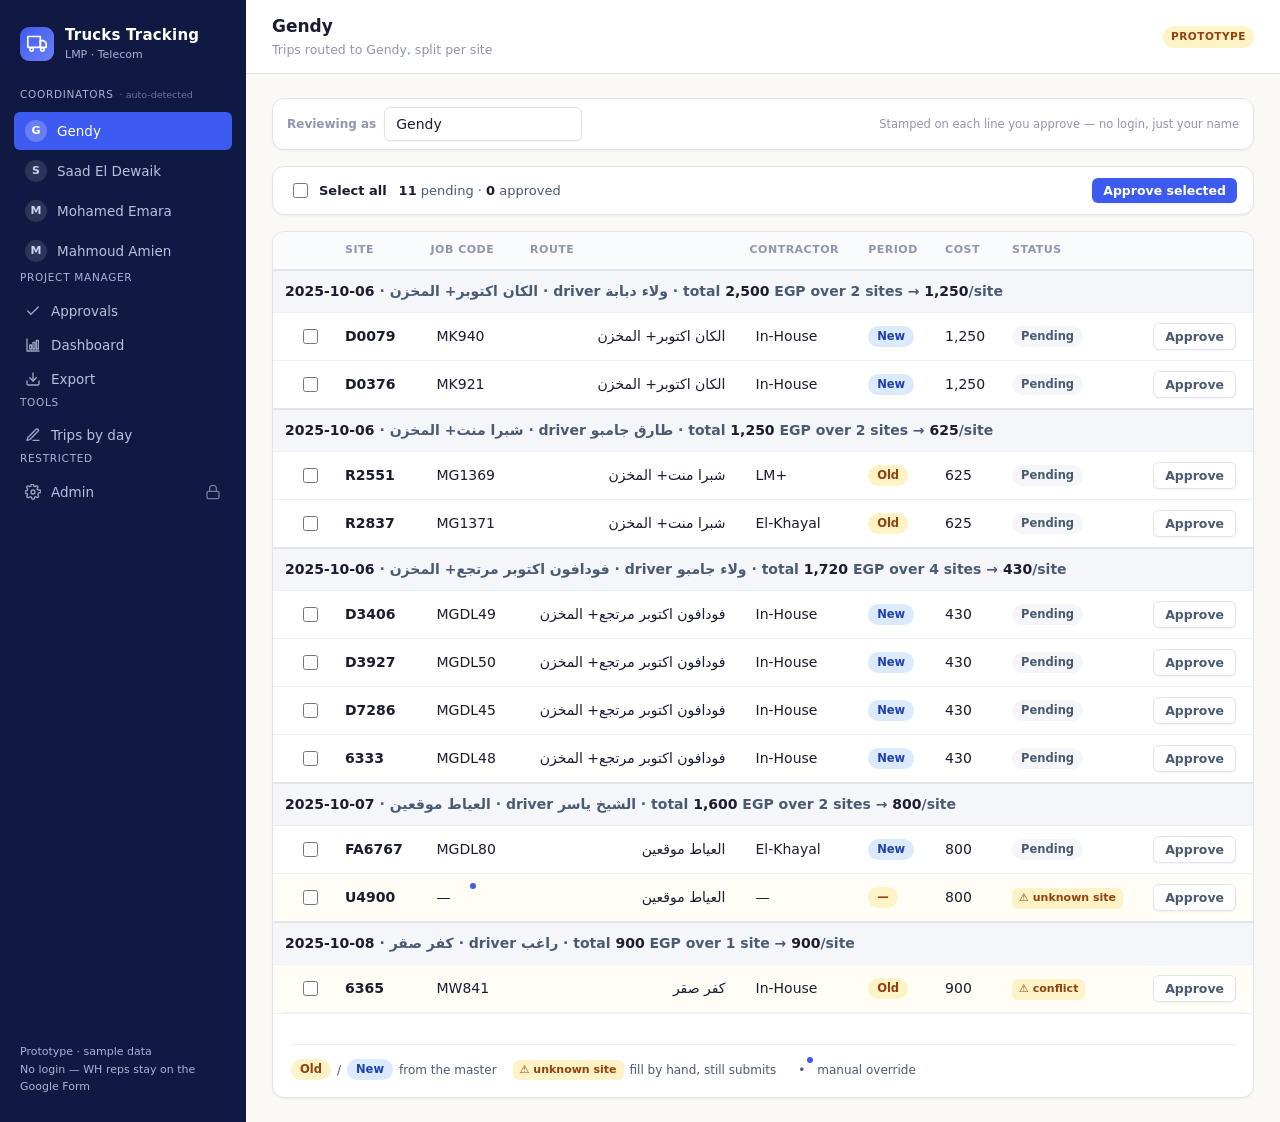
<file: design/Trucks_Tracking_Prototype.html>
<!DOCTYPE html>
<html lang="en">
<head>
<meta charset="UTF-8">
<meta name="viewport" content="width=device-width, initial-scale=1.0">
<title>Trucks Tracking — Prototype</title>
<style>
  :root{
    --navy:#0f1942; --navy-2:#1a1d2e; --navy-3:#232c63;
    --primary:#3d5af1; --primary-hover:#2d47d4; --primary-light:#dbeafe; --primary-subtle:#eef0f6;
    --bg:#faf9f5; --surface:#ffffff; --surface-2:#fafbfd; --surface-3:#f5f6fa;
    --text:#1a1d2e; --text-2:#4a5a72; --muted:#9095b0; --subtle:#aab2d8; --inverse:#fff;
    --border:#e2e4ed; --border-2:#eef0f6;
    --success:#15803d; --success-bg:#dcfce7;
    --info:#1e40af; --info-bg:#dbeafe;
    --warning:#b45309; --warning-bg:#fef3c7; --warning-strong:#92400e;
    --danger:#991b1b; --danger-bg:#fee2e2;
    --old-bg:#fef3c7; --old-fg:#92400e; --new-bg:#dbeafe; --new-fg:#1e40af;
    --sh-sm:0 1px 2px rgba(16,24,64,.05); --sh-md:0 1px 4px rgba(16,24,64,.10); --sh-lg:0 8px 24px rgba(16,24,64,.14);
    --r-sm:6px; --r-md:8px; --r-lg:12px; --r-xl:14px; --r-pill:999px;
    --font:'Segoe UI',system-ui,-apple-system,'Tahoma',sans-serif;
  }
  *{box-sizing:border-box}
  html,body{margin:0;padding:0}
  body{font-family:var(--font);background:var(--bg);color:var(--text);font-size:14px;line-height:1.5}
  .num{font-variant-numeric:tabular-nums;direction:ltr;unicode-bidi:plaintext}
  button{font-family:inherit;cursor:pointer;border:none;background:none}
  input,select{font-family:inherit;font-size:14px}
  ::selection{background:var(--primary-light)}

  .app{display:grid;grid-template-columns:246px 1fr;min-height:100vh}
  .sidebar{background:var(--navy);color:var(--inverse);padding:20px 14px;display:flex;flex-direction:column;gap:20px;overflow-y:auto}
  .brand{display:flex;align-items:center;gap:11px;padding:4px 6px}
  .brand .mark{width:34px;height:34px;border-radius:9px;background:linear-gradient(135deg,var(--primary),#6b7ff5);display:grid;place-items:center;box-shadow:var(--sh-md)}
  .brand .mark svg{width:20px;height:20px}
  .brand h1{font-size:15px;margin:0;font-weight:700;letter-spacing:.2px}
  .brand span{font-size:11px;color:var(--subtle);display:block;font-weight:500}

  .nav-sec{display:flex;flex-direction:column;gap:2px}
  .nav-lbl{font-size:10.5px;text-transform:uppercase;letter-spacing:.7px;color:var(--subtle);margin:0 6px 7px;display:flex;align-items:center;gap:6px}
  .nav-lbl .hint{font-size:9.5px;text-transform:none;letter-spacing:0;color:#6b74a8;font-weight:500}
  .nav-sec button{color:#b8c0e0;text-align:left;padding:8px 11px;border-radius:var(--r-sm);font-size:13.5px;font-weight:500;display:flex;align-items:center;gap:10px;transition:background .12s,color .12s;width:100%}
  .nav-sec button:hover{background:rgba(255,255,255,.06);color:#fff}
  .nav-sec button.active{background:var(--primary);color:#fff}
  .nav-sec button svg{width:16px;height:16px;opacity:.85;flex:none}
  .nav-sec button .av{width:22px;height:22px;border-radius:50%;background:rgba(255,255,255,.12);display:grid;place-items:center;font-size:11px;font-weight:700;color:#cdd4f5;flex:none}
  .nav-sec button.active .av{background:rgba(255,255,255,.22);color:#fff}
  .nav-sec button .lock{margin-left:auto;opacity:.6}
  .sidebar .foot{margin-top:auto;font-size:11px;color:var(--subtle);padding:6px;line-height:1.6}

  .main{display:flex;flex-direction:column;min-width:0}
  .topbar{background:var(--surface);border-bottom:1px solid var(--border);padding:14px 26px;display:flex;align-items:center;gap:16px;position:sticky;top:0;z-index:20}
  .topbar h2{margin:0;font-size:17px;font-weight:700}
  .topbar .sub{color:var(--muted);font-size:12.5px;margin-top:1px}
  .topbar .spacer{flex:1}
  .content{padding:24px 26px;max-width:1180px;width:100%}

  .filters{display:flex;align-items:center;gap:10px;flex-wrap:wrap;margin-bottom:16px}
  .field{display:flex;flex-direction:column;gap:4px}
  .field label{font-size:11px;color:var(--muted);font-weight:600;letter-spacing:.2px;margin-left:2px}
  select,input[type=date],input[type=text],input[type=password],input[type=number]{padding:8px 11px;border:1px solid var(--border);border-radius:var(--r-sm);background:var(--surface);color:var(--text);box-shadow:var(--sh-sm);min-width:120px}
  select:focus,input:focus{outline:none;border-color:var(--primary);box-shadow:0 0 0 3px rgba(61,90,241,.15)}
  .btn{padding:8px 15px;border-radius:var(--r-sm);font-size:13.5px;font-weight:600;display:inline-flex;align-items:center;gap:7px;transition:background .12s,box-shadow .12s,transform .04s}
  .btn:active{transform:translateY(1px)}
  .btn-primary{background:var(--primary);color:#fff;box-shadow:var(--sh-sm)}
  .btn-primary:hover{background:var(--primary-hover)}
  .btn-ghost{background:var(--surface);color:var(--text-2);border:1px solid var(--border);box-shadow:var(--sh-sm)}
  .btn-ghost:hover{background:var(--surface-3);color:var(--text)}
  .btn-sm{padding:5px 11px;font-size:12.5px}
  .btn:disabled{opacity:.5;cursor:default}

  .badge{display:inline-flex;align-items:center;gap:5px;padding:2px 9px;border-radius:var(--r-pill);font-size:11.5px;font-weight:600;white-space:nowrap}
  .b-old{background:var(--old-bg);color:var(--old-fg)}
  .b-new{background:var(--new-bg);color:var(--new-fg)}
  .b-inhouse{background:var(--primary-subtle);color:var(--navy-3)}
  .b-contractor{background:#f3e8ff;color:#6b21a8}
  .b-pending{background:var(--surface-3);color:var(--text-2)}
  .b-approved{background:var(--success-bg);color:var(--success)}
  .b-warn{background:var(--warning-bg);color:var(--warning-strong)}
  .flag{display:inline-flex;align-items:center;gap:4px;font-size:11px;font-weight:600;color:var(--warning-strong);background:var(--warning-bg);padding:2px 7px;border-radius:var(--r-sm);cursor:help}

  .card{background:var(--surface);border:1px solid var(--border);border-radius:var(--r-lg);box-shadow:var(--sh-sm)}
  .card-head{padding:13px 18px;border-bottom:1px solid var(--border-2);display:flex;align-items:center;gap:12px}
  .card-head h3{margin:0;font-size:14px;font-weight:700}
  .card-head .spacer{flex:1}
  .card-body{padding:16px 18px}

  table{width:100%;border-collapse:collapse}
  th{text-align:left;font-size:11px;text-transform:uppercase;letter-spacing:.5px;color:var(--muted);font-weight:700;padding:10px 12px;border-bottom:1px solid var(--border);background:var(--surface-2)}
  td{padding:10px 12px;border-bottom:1px solid var(--border-2);vertical-align:middle}
  tbody tr:hover{background:var(--surface-2)}
  .grid-wrap{overflow:auto;border-radius:var(--r-lg)}
  .site{font-weight:700}
  .editable{border-radius:var(--r-sm);padding:2px 6px;cursor:text;display:inline-block;min-width:44px;transition:background .1s,box-shadow .1s}
  .editable:hover{background:var(--primary-subtle)}
  .editable:focus{outline:none;background:#fff;box-shadow:0 0 0 2px var(--primary)}
  .manual{position:relative}
  .manual::after{content:"";position:absolute;top:-2px;right:-2px;width:6px;height:6px;border-radius:50%;background:var(--primary)}
  .rtl{direction:rtl;unicode-bidi:plaintext;text-align:right}
  .trip-head td{background:var(--surface-3);font-weight:600;color:var(--text-2);border-top:2px solid var(--border)}
  .trip-head .num{font-weight:700;color:var(--text)}
  .child td:first-child{padding-left:26px}
  .row-approved{opacity:.62}
  .row-approved .editable{pointer-events:none}
  .row-warn{background:#fffdf5}
  input[type=checkbox]{width:15px;height:15px;accent-color:var(--primary);cursor:pointer;vertical-align:middle}

  .bar{display:flex;align-items:center;gap:12px;padding:11px 16px;background:var(--surface);border:1px solid var(--border);border-radius:var(--r-lg);box-shadow:var(--sh-sm);margin-bottom:16px}
  .bar .count{font-size:13px;color:var(--text-2)}
  .bar .count b{color:var(--text)}
  .bar .spacer{flex:1}
  .namebox{display:flex;align-items:center;gap:8px;background:var(--surface);border:1px solid var(--border);border-radius:var(--r-lg);box-shadow:var(--sh-sm);padding:8px 14px;margin-bottom:16px}
  .namebox label{font-size:12px;color:var(--muted);font-weight:600}
  .namebox input{min-width:150px}
  .namebox .tip{font-size:11.5px;color:var(--muted);margin-left:auto}

  .stats{display:grid;grid-template-columns:repeat(4,1fr);gap:14px;margin-bottom:18px}
  .stat{background:var(--surface);border:1px solid var(--border);border-radius:var(--r-lg);padding:16px 17px;box-shadow:var(--sh-sm);position:relative;overflow:hidden}
  .stat .k{font-size:11px;color:var(--muted);font-weight:600;text-transform:uppercase;letter-spacing:.5px}
  .stat .v{font-size:25px;font-weight:800;margin-top:6px;letter-spacing:-.5px}
  .stat .v small{font-size:13px;font-weight:600;color:var(--muted);margin-left:3px}
  .stat .accent{position:absolute;inset:0 auto 0 0;width:4px}
  .stat.total .accent{background:var(--primary)}
  .stat.labor .accent{background:#0ea5e9}
  .stat.truck .accent{background:#8b5cf6}
  .stat.hotel .accent{background:#f59e0b}
  .two{display:grid;grid-template-columns:1fr 1fr;gap:16px}
  @media(max-width:900px){.two{grid-template-columns:1fr}.stats{grid-template-columns:repeat(2,1fr)}.app{grid-template-columns:1fr}.sidebar{display:none}}
  .split-row{display:flex;align-items:center;gap:10px;padding:9px 0;border-bottom:1px solid var(--border-2)}
  .split-row:last-child{border-bottom:none}
  .split-row .name{width:150px;font-weight:600;font-size:13px}
  .split-row .track{flex:1;height:9px;background:var(--surface-3);border-radius:var(--r-pill);overflow:hidden}
  .split-row .fill{height:100%;border-radius:var(--r-pill)}
  .split-row .amt{width:92px;text-align:right;font-weight:700;font-size:13px}
  .note{font-size:12px;color:var(--muted);background:var(--surface-2);border:1px dashed var(--border);border-radius:var(--r-sm);padding:8px 11px;margin-top:12px;line-height:1.55}

  .files{display:grid;grid-template-columns:repeat(auto-fill,minmax(215px,1fr));gap:13px;margin-top:4px}
  .file{border:1px solid var(--border);border-radius:var(--r-lg);padding:14px;background:var(--surface);box-shadow:var(--sh-sm);display:flex;flex-direction:column;gap:10px}
  .file .xl{display:flex;align-items:center;gap:10px}
  .file .xl .ic{width:36px;height:36px;border-radius:8px;background:var(--success-bg);color:var(--success);display:grid;place-items:center;font-weight:800;font-size:12px}
  .file .fname{font-weight:700;font-size:12.5px;word-break:break-all;line-height:1.35}
  .file .meta{font-size:11.5px;color:var(--muted)}
  .chips{display:flex;flex-wrap:wrap;gap:6px}
  .chip{display:inline-flex;align-items:center;gap:6px;padding:4px 10px;border-radius:var(--r-pill);background:var(--surface-3);border:1px solid var(--border);font-size:12px;font-weight:500}
  .chip button{color:var(--muted);font-weight:700;line-height:1;font-size:14px}
  .chip.excluded{background:var(--danger-bg);border-color:#f4b4b4;color:var(--danger);text-decoration:line-through}
  .legend{display:flex;gap:16px;flex-wrap:wrap;font-size:12px;color:var(--text-2);margin-top:14px;padding-top:14px;border-top:1px solid var(--border-2)}
  .legend span{display:inline-flex;align-items:center;gap:6px}

  .drop{border:2px dashed var(--border);border-radius:var(--r-lg);padding:26px;text-align:center;color:var(--muted);background:var(--surface-2)}
  .drop b{color:var(--text)}
  .kv{display:grid;grid-template-columns:180px 1fr;gap:12px 14px;align-items:center}
  .kv .k{font-weight:600;color:var(--text-2);font-size:13px}
  .taglist{display:flex;flex-wrap:wrap;gap:6px}
  .tag{background:var(--primary-subtle);color:var(--navy-3);padding:3px 10px;border-radius:var(--r-pill);font-size:12.5px;font-weight:600}

  /* Trip editor */
  .trip-card{border:1px solid var(--border);border-radius:var(--r-lg);box-shadow:var(--sh-sm);background:var(--surface);margin-bottom:14px;overflow:hidden}
  .trip-card .th{display:flex;align-items:center;gap:14px;padding:12px 16px;background:var(--surface-3);border-bottom:1px solid var(--border-2);flex-wrap:wrap}
  .trip-card .th .id{font-weight:800;font-size:13px}
  .trip-card .th .meta{color:var(--text-2);font-size:12.5px;display:flex;gap:10px;flex-wrap:wrap;align-items:center}
  .trip-card .th .spacer{flex:1}
  .comp{display:grid;grid-template-columns:repeat(4,1fr) auto;gap:12px;padding:14px 16px;align-items:end}
  .comp .f label{display:block;font-size:11px;color:var(--muted);font-weight:600;margin-bottom:4px}
  .comp .f input{width:100%;text-align:right}
  .comp .tot{text-align:right;padding-left:8px}
  .comp .tot .k{font-size:11px;color:var(--muted);font-weight:600}
  .comp .tot .v{font-size:20px;font-weight:800}
  .trip-card .sites{padding:0 16px 14px}
  .trip-card .sites table{font-size:13px}
  .trip-card .sites th{background:transparent;border:none;padding:6px 10px}
  .trip-card .sites td{border-bottom:1px dashed var(--border-2);padding:7px 10px}
  .dirty{box-shadow:0 0 0 2px var(--primary)}
  .save-note{font-size:12px;color:var(--warning-strong);background:var(--warning-bg);border-radius:var(--r-sm);padding:8px 11px;margin:0 16px 14px;display:none}
  .save-note.show{display:block}

  /* Lock */
  .lock-wrap{max-width:380px;margin:60px auto;text-align:center}
  .lock-wrap .ring{width:56px;height:56px;border-radius:50%;background:var(--primary-subtle);display:grid;place-items:center;margin:0 auto 16px}
  .lock-wrap h3{margin:0 0 6px;font-size:18px}
  .lock-wrap p{color:var(--muted);margin:0 0 18px}
  .lock-wrap input{text-align:center;letter-spacing:3px;margin-bottom:12px;width:100%}

  .empty{text-align:center;color:var(--muted);padding:50px 20px}
  .empty svg{width:40px;height:40px;opacity:.4;margin-bottom:10px}

  .hidden{display:none!important}
  .tabs{display:flex;gap:4px;background:var(--surface-3);padding:4px;border-radius:var(--r-md);width:fit-content;margin-bottom:18px}
  .tabs button{padding:7px 16px;border-radius:var(--r-sm);font-size:13.5px;font-weight:600;color:var(--text-2)}
  .tabs button.active{background:var(--surface);color:var(--navy);box-shadow:var(--sh-sm)}

  .toast{position:fixed;bottom:24px;left:50%;transform:translateX(-50%) translateY(80px);background:var(--navy);color:#fff;padding:12px 20px;border-radius:var(--r-pill);font-size:13.5px;font-weight:600;box-shadow:var(--sh-lg);opacity:0;transition:transform .25s,opacity .25s;z-index:100;display:flex;align-items:center;gap:9px;max-width:90vw}
  .toast.show{transform:translateX(-50%) translateY(0);opacity:1}
  .toast .ok{color:#7ee2a8}
  .proto-tag{font-size:10.5px;font-weight:700;letter-spacing:.5px;color:var(--warning-strong);background:var(--warning-bg);padding:3px 8px;border-radius:var(--r-pill)}
  @media(prefers-reduced-motion:reduce){*{transition:none!important}}
</style>
</head>
<body>
<div class="app">
  <aside class="sidebar">
    <div class="brand">
      <div class="mark"><svg viewBox="0 0 24 24" fill="none" stroke="#fff" stroke-width="2" stroke-linecap="round" stroke-linejoin="round"><path d="M1 3h15v13H1z"/><path d="M16 8h4l3 3v5h-7V8z"/><circle cx="5.5" cy="18.5" r="2"/><circle cx="18.5" cy="18.5" r="2"/></svg></div>
      <div><h1>Trucks Tracking</h1><span>LMP · Telecom</span></div>
    </div>
    <nav id="sidebar"></nav>
    <div class="foot">Prototype · sample data<br>No login — WH reps stay on the Google Form</div>
  </aside>

  <div class="main">
    <div class="topbar">
      <div><h2 id="pageTitle">—</h2><div class="sub" id="pageSub"></div></div>
      <div class="spacer"></div>
      <span class="proto-tag">PROTOTYPE</span>
    </div>
    <div class="content" id="content"></div>
  </div>
</div>
<div class="toast" id="toast"></div>

<script>
/* ---------- Sample data: trips are the only place money lives ---------- */
const TRIPS = [
  { id:'T-1042', date:'2025-10-06', coord:'Gendy', driver:'ولاء دبابة', route:'الكان اكتوبر+ المخزن',
    labor:400, park:100, truck:1800, hotel:200,
    sites:[{site:'D0079',jc:'MK940',contractor:'In-House',period:'new'},{site:'D0376',jc:'MK921',contractor:'In-House',period:'new'}]},
  { id:'T-1043', date:'2025-10-06', coord:'Gendy', driver:'طارق جامبو', route:'شبرا منت+ المخزن',
    labor:250, park:0, truck:1000, hotel:0,
    sites:[{site:'R2551',jc:'MG1369',contractor:'LM+',period:'old'},{site:'R2837',jc:'MG1371',contractor:'El-Khayal',period:'old'}]},
  { id:'T-1044', date:'2025-10-06', coord:'Gendy', driver:'ولاء جامبو', route:'فودافون اكتوبر مرتجع+ المخزن',
    labor:120, park:0, truck:1600, hotel:0,
    sites:[{site:'D3406',jc:'MGDL49',contractor:'In-House',period:'new'},{site:'D3927',jc:'MGDL50',contractor:'In-House',period:'new'},{site:'D7286',jc:'MGDL45',contractor:'In-House',period:'new'},{site:'6333',jc:'MGDL48',contractor:'In-House',period:'new'}]},
  { id:'T-1045', date:'2025-10-07', coord:'Gendy', driver:'الشيخ ياسر', route:'العياط موقعين',
    labor:0, park:0, truck:1600, hotel:0,
    sites:[{site:'FA6767',jc:'MGDL80',contractor:'El-Khayal',period:'new'},{site:'U4900',jc:'',contractor:'',period:'',warn:'unknown_site'}]},
  { id:'T-1046', date:'2025-10-08', coord:'Gendy', driver:'راغب', route:'كفر صقر',
    labor:300, park:0, truck:600, hotel:0,
    sites:[{site:'6365',jc:'MW841',contractor:'In-House',period:'old',warn:'conflict'}]},
  { id:'T-1050', date:'2025-10-06', coord:'Saad El Dewaik', driver:'ايمن نقل دبابة', route:'شبرا منت+ المخزن مرتجع',
    labor:0, park:0, truck:3500, hotel:0,
    sites:[{site:'6437',jc:'KH59',contractor:'El-Khayal',period:'old'},{site:'U6029',jc:'KH58',contractor:'El-Khayal',period:'old'}]},
  { id:'T-1051', date:'2025-10-06', coord:'Mohamed Emara', driver:'ولاء دبابة', route:'أنشاص الشرقيه+ المخزن',
    labor:250, park:0, truck:1250, hotel:0,
    sites:[{site:'D0801',jc:'MK980',contractor:'In-House',period:'new'},{site:'D0802',jc:'MK981',contractor:'In-House',period:'new'}]},
  { id:'T-1052', date:'2025-10-06', coord:'Mahmoud Amien', driver:'عاشور دبابة', route:'بنها موقعين',
    labor:0, park:0, truck:1300, hotel:0,
    sites:[{site:'R3001',jc:'MG1400',contractor:'LM+',period:'old'},{site:'R3002',jc:'MG1401',contractor:'In-House',period:'new'}]},
];

const CONTRACTORS = ['In-House','El-Khayal','LM+'];
const money = n => Math.round(n).toLocaleString('en-US');
const tripTotal = t => t.labor+t.park+t.truck+t.hotel;
// explode a trip into per-site lines with even split, remainder on the last site
function explode(t){
  const n=t.sites.length, tot=tripTotal(t), base=Math.round(tot/n);
  return t.sites.map((s,i)=>({
    key:`${t.id}:${i}`, tripId:t.id, date:t.date, coord:t.coord, driver:t.driver, route:t.route,
    site:s.site, jc:s.jc, contractor:s.contractor, period:s.period, warn:s.warn,
    cost: i===n-1 ? tot-base*(n-1) : base
  }));
}
const allLines = () => TRIPS.flatMap(explode);
const coordinators = () => [...new Set(TRIPS.map(t=>t.coord))];

const state = { page:null, coordApproved:new Map(), pmApproved:new Set(), excluded:new Set(),
  generated:false, adminUnlocked:false, reviewer:{}, dirty:new Set() };

const $ = s=>document.querySelector(s);
function toast(msg,ok=true){const t=$('#toast');t.innerHTML=(ok?'<span class="ok">✓</span>':'')+msg;t.classList.add('show');clearTimeout(t._t);t._t=setTimeout(()=>t.classList.remove('show'),2200);}
function periodBadge(p){if(!p)return '<span class="badge b-warn">—</span>';return p==='old'?'<span class="badge b-old">Old</span>':'<span class="badge b-new">New</span>';}
function contractorBadge(c){if(!c)return '<span class="badge b-warn">—</span>';return c==='In-House'?'<span class="badge b-inhouse">In-House</span>':`<span class="badge b-contractor">${c}</span>`;}
function warnFlag(w){if(w==='unknown_site')return '<span class="flag" title="Site not in the master — fill JC/contractor by hand. Does not block approval.">⚠ unknown site</span>';if(w==='conflict')return '<span class="flag" title="This site exists in both Old and New periods — you decide.">⚠ conflict</span>';return '';}
function svg(p){return `<svg viewBox="0 0 24 24" fill="none" stroke="currentColor" stroke-width="2" stroke-linecap="round" stroke-linejoin="round">${p}</svg>`;}
const IC={
  check:'<path d="M20 6 9 17l-5-5"/>', chart:'<path d="M3 3v18h18"/><rect x="7" y="12" width="3" height="6"/><rect x="12" y="8" width="3" height="10"/><rect x="17" y="5" width="3" height="13"/>',
  download:'<path d="M21 15v4a2 2 0 0 1-2 2H5a2 2 0 0 1-2-2v-4"/><path d="M7 10l5 5 5-5"/><path d="M12 15V3"/>',
  edit:'<path d="M12 20h9"/><path d="M16.5 3.5a2.12 2.12 0 0 1 3 3L7 19l-4 1 1-4z"/>',
  cog:'<circle cx="12" cy="12" r="3"/><path d="M19.4 15a1.65 1.65 0 0 0 .33 1.82l.06.06a2 2 0 1 1-2.83 2.83l-.06-.06a1.65 1.65 0 0 0-1.82-.33 1.65 1.65 0 0 0-1 1.51V21a2 2 0 0 1-4 0v-.09A1.65 1.65 0 0 0 8 19.4a1.65 1.65 0 0 0-1.82.33l-.06.06a2 2 0 1 1-2.83-2.83l.06-.06a1.65 1.65 0 0 0 .33-1.82 1.65 1.65 0 0 0-1.51-1H2a2 2 0 0 1 0-4h.09A1.65 1.65 0 0 0 3.6 8a1.65 1.65 0 0 0-.33-1.82l-.06-.06a2 2 0 1 1 2.83-2.83l.06.06a1.65 1.65 0 0 0 1.82.33H8a1.65 1.65 0 0 0 1-1.51V2a2 2 0 0 1 4 0v.09a1.65 1.65 0 0 0 1 1.51 1.65 1.65 0 0 0 1.82-.33l.06-.06a2 2 0 1 1 2.83 2.83l-.06.06a1.65 1.65 0 0 0-.33 1.82V8a1.65 1.65 0 0 0 1.51 1H22a2 2 0 0 1 0 4h-.09a1.65 1.65 0 0 0-1.51 1z"/>',
  lock:'<rect x="3" y="11" width="18" height="11" rx="2"/><path d="M7 11V7a5 5 0 0 1 10 0v4"/>',
};

/* ---------- Sidebar ---------- */
function renderSidebar(){
  const coords = coordinators();
  const cbtns = coords.map(c=>`<button data-page="coord:${c}"><span class="av">${c[0]}</span>${c}</button>`).join('');
  $('#sidebar').innerHTML = `
    <div class="nav-sec">
      <div class="nav-lbl">Coordinators <span class="hint">· auto-detected</span></div>
      ${cbtns}
    </div>
    <div class="nav-sec">
      <div class="nav-lbl">Project Manager</div>
      <button data-page="pm:approvals">${svg(IC.check)}Approvals</button>
      <button data-page="pm:dashboard">${svg(IC.chart)}Dashboard</button>
      <button data-page="pm:export">${svg(IC.download)}Export</button>
    </div>
    <div class="nav-sec">
      <div class="nav-lbl">Tools</div>
      <button data-page="trips">${svg(IC.edit)}Trips by day</button>
    </div>
    <div class="nav-sec">
      <div class="nav-lbl">Restricted</div>
      <button data-page="admin">${svg(IC.cog)}Admin ${svg(IC.lock).replace('<svg','<svg class="lock" width="13" height="13"')}</button>
    </div>`;
  $('#sidebar').querySelectorAll('button').forEach(b=>b.onclick=()=>go(b.dataset.page));
  markActive();
}
function markActive(){$('#sidebar').querySelectorAll('button').forEach(b=>b.classList.toggle('active',b.dataset.page===state.page));}
function go(page){state.page=page;markActive();render();}

/* ---------- Router ---------- */
function setHead(t,s){$('#pageTitle').textContent=t;$('#pageSub').textContent=s;}
function render(){
  const c=$('#content'), p=state.page;
  if(p.startsWith('coord:')){const name=p.slice(6);setHead(name,'Trips routed to '+name+', split per site');c.innerHTML=coordPage(name);wireCoord(name);}
  else if(p==='pm:approvals'){setHead('Approvals','Every coordinator-approved line, consolidated');c.innerHTML=pmApprovals();wirePm();}
  else if(p==='pm:dashboard'){setHead('Dashboard','Totals and per-item spend');c.innerHTML=pmDashboard();}
  else if(p==='pm:export'){setHead('Export','Generate the finance files');c.innerHTML=pmExport();wireExport();}
  else if(p==='trips'){setHead('Trips by day','Fix a trip amount — the per-site split recalculates on save');c.innerHTML=tripEditor();wireEditor();}
  else if(p==='admin'){setHead('Admin','Master upload and settings');c.innerHTML=state.adminUnlocked?adminBody():adminLock();wireAdmin();}
}

/* ---------- Coordinator page ---------- */
function coordPage(name){
  const trips=TRIPS.filter(t=>t.coord===name);
  if(!trips.length) return `<div class="card"><div class="empty">${svg('<rect x="3" y="3" width="7" height="7"/><rect x="14" y="3" width="7" height="7"/><rect x="3" y="14" width="7" height="7"/><rect x="14" y="14" width="7" height="7"/>')}<div>No trips routed to ${name} this week.</div></div></div>`;
  const rev = state.reviewer[name]||name;
  const rows=[];
  trips.forEach(t=>{
    const lines=explode(t);
    rows.push(`<tr class="trip-head"><td colspan="9"><span class="num">${t.date}</span> · <span class="rtl">${t.route}</span> · driver <span class="rtl">${t.driver}</span> · total <span class="num">${money(tripTotal(t))}</span> EGP over ${lines.length} site${lines.length>1?'s':''} → <span class="num">${money(lines[0].cost)}</span>/site</td></tr>`);
    lines.forEach(l=>{
      const a=state.coordApproved.get(l.key);
      rows.push(`<tr class="child ${a?'row-approved':''} ${l.warn?'row-warn':''}" data-key="${l.key}">
        <td><input type="checkbox" class="rowcb" ${a?'disabled':''}></td>
        <td class="site num">${l.site}</td>
        <td><span class="editable ${l.jc?'':'manual'}" contenteditable="true">${l.jc||'—'}</span></td>
        <td class="rtl">${l.route}</td>
        <td><span class="editable">${l.contractor||'—'}</span></td>
        <td>${periodBadge(l.period)}</td>
        <td class="num">${money(l.cost)}</td>
        <td>${a?`<span class="badge b-approved">Approved · ${a.by}</span>`:(l.warn?warnFlag(l.warn):'<span class="badge b-pending">Pending</span>')}</td>
        <td>${a?'':'<button class="btn btn-ghost btn-sm approve1">Approve</button>'}</td>
      </tr>`);
    });
  });
  const total=trips.reduce((n,t)=>n+t.sites.length,0);
  const appr=[...state.coordApproved.keys()].filter(k=>trips.some(t=>k.startsWith(t.id+':'))).length;
  return `
    <div class="namebox">
      <label>Reviewing as</label>
      <input type="text" id="revName" value="${rev}">
      <span class="tip">Stamped on each line you approve — no login, just your name</span>
    </div>
    <div class="bar">
      <label style="display:flex;align-items:center;gap:8px;font-weight:600;font-size:13px"><input type="checkbox" id="selall"> Select all</label>
      <span class="count"><b class="num">${total-appr}</b> pending · <b class="num">${appr}</b> approved</span>
      <div class="spacer"></div>
      <button class="btn btn-primary btn-sm" id="approveSel">Approve selected</button>
    </div>
    <div class="card"><div class="grid-wrap"><table>
      <thead><tr><th style="width:34px"></th><th>Site</th><th>Job code</th><th>Route</th><th>Contractor</th><th>Period</th><th>Cost</th><th>Status</th><th></th></tr></thead>
      <tbody>${rows.join('')}</tbody></table></div>
      <div class="card-body" style="border-top:1px solid var(--border-2)"><div class="legend">
        <span>${periodBadge('old')} / ${periodBadge('new')} from the master</span>
        <span><span class="flag">⚠ unknown site</span> fill by hand, still submits</span>
        <span><span class="manual editable" style="min-width:0">•</span> manual override</span>
      </div></div></div>`;
}
function wireCoord(name){
  const rn=$('#revName'); rn.oninput=()=>state.reviewer[name]=rn.value;
  const sa=$('#selall'); sa&&(sa.onchange=e=>document.querySelectorAll('.rowcb:not([disabled])').forEach(cb=>cb.checked=e.target.checked));
  const by=()=>state.reviewer[name]||name;
  $('#approveSel').onclick=()=>{const keys=[...document.querySelectorAll('.rowcb:checked')].map(cb=>cb.closest('tr').dataset.key);if(!keys.length){toast('Select rows first',false);return;}keys.forEach(k=>state.coordApproved.set(k,{by:by(),at:Date.now()}));toast(`${keys.length} line${keys.length>1?'s':''} approved as ${by()}`);render();};
  document.querySelectorAll('.approve1').forEach(b=>b.onclick=()=>{state.coordApproved.set(b.closest('tr').dataset.key,{by:by(),at:Date.now()});toast('Line approved as '+by());render();});
  document.querySelectorAll('.editable[contenteditable]').forEach(el=>{el.addEventListener('focus',()=>{if(el.textContent.trim()==='—')el.textContent='';});el.addEventListener('blur',()=>{if(el.textContent.trim()!=='')el.classList.add('manual');else el.textContent='—';});});
}

/* ---------- PM approvals ---------- */
function pmApprovals(){
  const lines=allLines();
  const rows=lines.map((l,i)=>{const a=state.pmApproved.has(l.key);
    return `<tr class="${a?'row-approved':''}" data-key="${l.key}">
      <td><input type="checkbox" class="pmcb" ${a?'disabled':''}></td>
      <td class="num">${l.date}</td><td>${l.coord}</td><td class="site num">${l.site}</td><td class="num">${l.jc||'—'}</td>
      <td class="rtl">${l.driver}</td><td class="num">${money(l.cost)}</td><td>${periodBadge(l.period)}</td><td>${contractorBadge(l.contractor)}</td>
      <td>${a?'<span class="badge b-approved">Approved</span>':'<span class="badge b-pending">Awaiting PM</span>'}</td>
      <td>${a?'':'<button class="btn btn-ghost btn-sm pmApprove1">Approve</button>'}</td></tr>`;}).join('');
  const pending=lines.length-state.pmApproved.size;
  return `<div class="filters">
      <div class="field"><label>Week</label><select><option>2025-W41 (6–12 Oct)</option><option>All open</option></select></div>
      <div class="field"><label>Coordinator</label><select><option>All</option>${coordinators().map(c=>`<option>${c}</option>`).join('')}</select></div>
      <div class="field"><label>Period</label><select><option>All</option><option>Old</option><option>New</option></select></div>
    </div>
    <div class="bar"><label style="display:flex;align-items:center;gap:8px;font-weight:600;font-size:13px"><input type="checkbox" id="pmSelall"> Select all</label>
      <span class="count"><b class="num">${pending}</b> awaiting PM · <b class="num">${state.pmApproved.size}</b> approved</span>
      <div class="spacer"></div><button class="btn btn-primary btn-sm" id="pmApproveSel">Approve selected</button></div>
    <div class="card"><div class="grid-wrap"><table>
      <thead><tr><th style="width:34px"></th><th>Date</th><th>Coordinator</th><th>Site</th><th>Job code</th><th>Driver</th><th>Cost</th><th>Period</th><th>Contractor</th><th>Status</th><th></th></tr></thead>
      <tbody>${rows}</tbody></table></div></div>`;
}
function wirePm(){
  const sa=$('#pmSelall');sa&&(sa.onchange=e=>document.querySelectorAll('.pmcb:not([disabled])').forEach(cb=>cb.checked=e.target.checked));
  $('#pmApproveSel').onclick=()=>{const keys=[...document.querySelectorAll('.pmcb:checked')].map(cb=>cb.closest('tr').dataset.key);if(!keys.length){toast('Select rows first',false);return;}keys.forEach(k=>state.pmApproved.add(k));toast(`${keys.length} line${keys.length>1?'s':''} approved`);render();};
  document.querySelectorAll('.pmApprove1').forEach(b=>b.onclick=()=>{state.pmApproved.add(b.closest('tr').dataset.key);toast('Line approved');render();});
}

/* ---------- PM dashboard ---------- */
function pmDashboard(){
  const lines=allLines();
  const total=lines.reduce((s,l)=>s+l.cost,0);
  const comp={Labor:0,Truck:0,Hotel:0,Park:0};
  TRIPS.forEach(t=>{comp.Labor+=t.labor;comp.Truck+=t.truck;comp.Hotel+=t.hotel;comp.Park+=t.park;});
  const byC={},byCo={};
  lines.forEach(l=>{byC[l.contractor||'—']=(byC[l.contractor||'—']||0)+l.cost;byCo[l.coord]=(byCo[l.coord]||0)+l.cost;});
  const cmax=Math.max(...Object.values(byC)),dmax=Math.max(...Object.values(byCo));
  const cc={'In-House':'var(--primary)','El-Khayal':'#8b5cf6','LM+':'#0ea5e9','—':'#cbd0e6'};
  return `<div class="filters">
      <div class="field"><label>Range</label><select><option>Week 2025-W41</option><option>October 2025</option><option>Custom dates…</option></select></div>
      <div class="field"><label>Coordinator</label><select><option>All</option>${coordinators().map(c=>`<option>${c}</option>`).join('')}</select></div>
      <div class="field"><label>Contractor</label><select><option>All</option>${CONTRACTORS.map(c=>`<option>${c}</option>`).join('')}</select></div>
    </div>
    <div class="stats">
      <div class="stat total"><div class="accent"></div><div class="k">Total spend</div><div class="v num">${money(total)} <small>EGP</small></div></div>
      <div class="stat labor"><div class="accent"></div><div class="k">Labor</div><div class="v num">${money(comp.Labor)} <small>EGP</small></div></div>
      <div class="stat truck"><div class="accent"></div><div class="k">Truck cost</div><div class="v num">${money(comp.Truck)} <small>EGP</small></div></div>
      <div class="stat hotel"><div class="accent"></div><div class="k">Hotel</div><div class="v num">${money(comp.Hotel)} <small>EGP</small></div></div>
    </div>
    <div class="two">
      <div class="card"><div class="card-head"><h3>By contractor</h3><div class="spacer"></div><span class="badge b-pending">total only</span></div>
        <div class="card-body">${Object.entries(byC).map(([k,v])=>`<div class="split-row"><div class="name">${k}</div><div class="track"><div class="fill" style="width:${Math.round(v/cmax*100)}%;background:${cc[k]||'var(--primary)'}"></div></div><div class="amt num">${money(v)}</div></div>`).join('')}
        <div class="note">Component split (Labor / Truck / Hotel / Park) lives on the trip, so it slices by coordinator, week, date and driver — but not by contractor or Old/New, since one trip can straddle In-House and a contractor. Those two slice the totals.</div></div></div>
      <div class="card"><div class="card-head"><h3>By coordinator</h3></div>
        <div class="card-body">${Object.entries(byCo).sort((a,b)=>b[1]-a[1]).map(([k,v])=>`<div class="split-row"><div class="name">${k}</div><div class="track"><div class="fill" style="width:${Math.round(v/dmax*100)}%;background:var(--primary)"></div></div><div class="amt num">${money(v)}</div></div>`).join('')}</div></div>
    </div>`;
}

/* ---------- PM export (day-brief then per-site detail) ---------- */
function pmExport(){
  const drivers=[...new Set(allLines().map(l=>l.driver))];
  const chips=drivers.map(d=>{const ex=state.excluded.has(d);return `<span class="chip ${ex?'excluded':''}" data-driver="${d}"><span class="rtl">${d}</span><button>${ex?'+':'×'}</button></span>`;}).join('');
  const body=state.generated?exportFiles():`<div class="note" style="margin-top:0">Pick a week or date range, exclude any drivers, then generate. In-house produces two files (Old, New); each contractor gets one file for all periods. Each file is grouped as a daily brief with its per-site detail underneath.</div>`;
  return `<div class="card"><div class="card-head"><h3>Selection</h3></div><div class="card-body">
      <div class="filters" style="margin-bottom:14px">
        <div class="field"><label>Week</label><select><option>2025-W41 (6–12 Oct)</option></select></div>
        <div class="field"><label>Or from</label><input type="date" value="2025-10-06"></div>
        <div class="field"><label>to</label><input type="date" value="2025-10-12"></div>
        <div class="field"><label>In-house</label><select><option>Both files (Old + New)</option><option>Old only</option><option>New only</option></select></div>
      </div>
      <label style="font-size:11px;color:var(--muted);font-weight:600">Exclude drivers from the output</label>
      <div class="chips" style="margin-top:7px">${chips}</div>
      <div style="margin-top:16px;display:flex;gap:10px"><button class="btn btn-primary" id="genBtn">Generate files</button>${state.generated?'<button class="btn btn-ghost" id="commitBtn">Confirm export &amp; lock rows</button>':''}</div>
    </div></div>
    <div style="margin-top:16px">${body}</div>`;
}
function exportFiles(){
  const active=allLines().filter(l=>!state.excluded.has(l.driver));
  const inNew=active.filter(l=>l.contractor==='In-House'&&l.period==='new');
  const inOld=active.filter(l=>l.contractor==='In-House'&&l.period==='old');
  const byC={};active.filter(l=>l.contractor&&l.contractor!=='In-House').forEach(l=>{(byC[l.contractor]=byC[l.contractor]||[]).push(l);});
  const sum=a=>a.reduce((s,l)=>s+l.cost,0);
  const fcard=(name,rows,tag)=>`<div class="file"><div class="xl"><div class="ic">XLS</div><div><div class="fname">${name}</div><div class="meta">${rows.length} rows · ${money(sum(rows))} EGP</div></div></div><div>${tag}</div><button class="btn btn-ghost btn-sm" onclick="toast('Download started (prototype)')">Download</button></div>`;
  const cards=[fcard('InHouse_OLD_2025-W41.xlsx',inOld,periodBadge('old')),fcard('InHouse_NEW_2025-W41.xlsx',inNew,periodBadge('new')),...Object.entries(byC).map(([c,r])=>fcard(`${c.replace(/[^A-Za-z0-9]/g,'')}_2025-W41.xlsx`,r,contractorBadge(c)))].join('');
  // preview: In-House NEW grouped by day/trip brief then site detail
  const groups={};inNew.forEach(l=>{(groups[l.tripId]=groups[l.tripId]||[]).push(l);});
  let pv='';Object.values(groups).forEach(g=>{const t=TRIPS.find(x=>x.id===g[0].tripId);
    pv+=`<tr class="trip-head"><td colspan="5"><span class="num">${t.date}</span> · <span class="rtl">${t.route}</span> · <span class="rtl">${t.driver}</span> · brief total <span class="num">${money(g.reduce((s,l)=>s+l.cost,0))}</span></td></tr>`;
    g.forEach(l=>pv+=`<tr class="child"><td class="site num">${l.site}</td><td class="num">${l.jc}</td><td class="rtl">${l.route}</td><td>${periodBadge(l.period)}</td><td class="num">${money(l.cost)}</td></tr>`);});
  pv+=`<tr class="trip-head"><td colspan="4" style="text-align:right;font-weight:700">File total</td><td class="num" style="font-weight:800">${money(sum(inNew))}</td></tr>`;
  return `<div class="files">${cards}</div>
    <div class="card" style="margin-top:16px"><div class="card-head"><h3>Preview — In-House NEW</h3><div class="spacer"></div><span class="badge b-inhouse">daily brief → per-site detail</span></div>
    <div class="grid-wrap"><table><thead><tr><th>Site</th><th>Job code</th><th>Route</th><th>Period</th><th>Cost</th></tr></thead><tbody>${pv}</tbody></table></div></div>`;
}
function wireExport(){
  document.querySelectorAll('.chip[data-driver]').forEach(ch=>ch.querySelector('button').onclick=()=>{const d=ch.dataset.driver;state.excluded.has(d)?state.excluded.delete(d):state.excluded.add(d);render();});
  const g=$('#genBtn');g&&(g.onclick=()=>{state.generated=true;toast('Files generated');render();});
  const cm=$('#commitBtn');cm&&(cm.onclick=()=>toast('Rows stamped exported & locked (prototype)'));
}

/* ---------- Trips by day editor ---------- */
function tripEditor(){
  const day='2025-10-06';
  const trips=TRIPS.filter(t=>t.date===day);
  const cards=trips.map(t=>{
    const lines=explode(t);
    const siteRows=lines.map((l,i)=>`<tr><td class="site num">${l.site}</td><td class="num">${l.jc||'—'}</td><td>${contractorBadge(l.contractor)}</td><td>${periodBadge(l.period)}</td><td class="num" data-cost="${l.key}" style="font-weight:700">${money(l.cost)}</td><td style="text-align:right"><button class="rm-site" data-trip="${t.id}" data-i="${i}" title="Remove site" ${lines.length<=1?'disabled':''} style="color:var(--danger);font-weight:700;font-size:16px;line-height:1;padding:0 7px;${lines.length<=1?'opacity:.3':''}">×</button></td></tr>`).join('');
    const f=(k,label,v)=>`<div class="f"><label>${label}</label><input type="number" data-trip="${t.id}" data-part="${k}" value="${v}"></div>`;
    return `<div class="trip-card" data-trip="${t.id}">
      <div class="th"><span class="id">${t.id}</span><div class="meta"><span>${t.coord}</span><span>·</span><span class="rtl">${t.route}</span><span>·</span><span class="rtl">${t.driver}</span></div><div class="spacer"></div><span class="badge b-pending">${lines.length} site${lines.length>1?'s':''}</span></div>
      <div class="comp">
        ${f('labor','Labor',t.labor)}${f('park','Park',t.park)}${f('truck','Truck cost',t.truck)}${f('hotel','Hotel',t.hotel)}
        <div class="tot"><div class="k">TRIP TOTAL</div><div class="v num" data-total="${t.id}">${money(tripTotal(t))}</div></div>
      </div>
      <div class="save-note" data-note="${t.id}">Amount changed — saving will re-split evenly across ${lines.length} sites and revert any already-approved lines on this trip to pending.</div>
      <div class="sites"><table><thead><tr><th>Site</th><th>Job code</th><th>Contractor</th><th>Period</th><th>Split cost</th><th></th></tr></thead><tbody>${siteRows}</tbody></table>
        <div style="display:flex;align-items:center;gap:8px;margin-top:12px;flex-wrap:wrap">
          <input type="text" class="add-site-inp" data-trip="${t.id}" placeholder="New site ID…" style="max-width:150px">
          <button class="btn btn-ghost btn-sm add-site" data-trip="${t.id}">+ Add site</button>
          <span style="font-size:11.5px;color:var(--muted)">added sites start unclassified — the coordinator fills JC / contractor / period</span>
          <div style="flex:1"></div>
          <button class="btn btn-primary btn-sm save-trip" data-trip="${t.id}" disabled>Save money change</button>
        </div>
      </div></div>`;
  }).join('');
  return `<div class="filters"><div class="field"><label>Day</label><input type="date" value="${day}" id="dayPick"></div>
      <div class="field"><label>&nbsp;</label><span style="font-size:12.5px;color:var(--muted);padding-top:8px;display:inline-block">${trips.length} trip${trips.length>1?'s':''} submitted this day</span></div></div>
    <div class="note" style="margin:0 0 16px">This is the raw trip as the rep entered it — where money <b>and</b> the site list both live. Fix a wrong amount (Save money change) or add / remove a site; either way the per-site lines recalculate automatically and any already-approved lines on that trip drop back to pending. The coordinator's page follows along.</div>
    ${cards}`;
}
function wireEditor(){
  document.querySelectorAll('.comp input').forEach(inp=>inp.oninput=()=>{
    const id=inp.dataset.trip;const t=TRIPS.find(x=>x.id===id);
    const vals={};document.querySelectorAll(`.comp input[data-trip="${id}"]`).forEach(i=>vals[i.dataset.part]=+i.value||0);
    const total=vals.labor+vals.park+vals.truck+vals.hotel;
    document.querySelector(`[data-total="${id}"]`).textContent=money(total);
    // live preview the re-split
    const n=t.sites.length,base=Math.round(total/n);
    t.sites.forEach((s,i)=>{const c=i===n-1?total-base*(n-1):base;const cell=document.querySelector(`[data-cost="${id}:${i}"]`);if(cell){cell.textContent=money(c);cell.classList.add('dirty');}});
    document.querySelector(`[data-note="${id}"]`).classList.add('show');
    document.querySelector(`.save-trip[data-trip="${id}"]`).disabled=false;
  });
  const revertTrip=t=>{let r=0;[...state.coordApproved.keys()].forEach(k=>{if(k.startsWith(t.id+':')){state.coordApproved.delete(k);r++;}});[...state.pmApproved].forEach(k=>{if(k.startsWith(t.id+':')){state.pmApproved.delete(k);r++;}});return r;};
  document.querySelectorAll('.save-trip').forEach(b=>b.onclick=()=>{
    const id=b.dataset.trip;const t=TRIPS.find(x=>x.id===id);
    ['labor','park','truck','hotel'].forEach(p=>{t[p]=+document.querySelector(`.comp input[data-trip="${id}"][data-part="${p}"]`).value||0;});
    const reverted=revertTrip(t);
    toast(`${id} re-split · ${reverted} approved line${reverted===1?'':'s'} reverted to pending`);render();
  });
  document.querySelectorAll('.rm-site').forEach(b=>b.onclick=()=>{
    const id=b.dataset.trip,i=+b.dataset.i,t=TRIPS.find(x=>x.id===id);
    if(t.sites.length<=1){toast('A trip needs at least one site',false);return;}
    const removed=t.sites[i].site;t.sites.splice(i,1);const rev=revertTrip(t);
    toast(`Site ${removed} removed · re-split across ${t.sites.length} · ${rev} approved reverted`);render();
  });
  document.querySelectorAll('.add-site').forEach(b=>b.onclick=()=>{
    const id=b.dataset.trip,t=TRIPS.find(x=>x.id===id),inp=document.querySelector(`.add-site-inp[data-trip="${id}"]`),v=(inp.value||'').trim().toUpperCase();
    if(!v){toast('Enter a site ID',false);return;}
    t.sites.push({site:v,jc:'',contractor:'',period:'',warn:'unknown_site'});const rev=revertTrip(t);
    toast(`Site ${v} added · re-split across ${t.sites.length} · ${rev} approved reverted`);render();
  });
  const dp=$('#dayPick');dp&&(dp.onchange=()=>toast('Prototype shows 2025-10-06 only'));
}

/* ---------- Admin ---------- */
function adminLock(){return `<div class="lock-wrap"><div class="ring">${svg(IC.lock).replace('<svg','<svg width="24" height="24" style="color:var(--primary)"')}</div>
  <h3>Admin is password-protected</h3><p>Master upload and config are the only actions behind a password. Everything else is open.</p>
  <input type="password" id="pw" placeholder="Enter admin password" onkeydown="if(event.key==='Enter')document.getElementById('unlock').click()">
  <button class="btn btn-primary" id="unlock" style="width:100%">Unlock</button>
  <p style="margin-top:12px;font-size:12px">Prototype: any value unlocks. The real check runs in Apps Script.</p></div>`;}
function adminBody(){ return adminMaster(); }
function adminMaster(){
  const sample=[['K4429-ABD01','07-Dec-2025','Old','In-House',''],['R2551-MG1369','01-Oct-2025','Old','LM+',''],['6365-MW841','04-Oct-2025','New','In-House','both periods'],['D0079-MK940','01-Oct-2025','New','In-House','']];
  return `<div class="tabs" id="atabs"><button class="active" data-atab="master">Site master</button><button data-atab="config">Config</button></div>
    <div id="ainner">${adminMasterInner(sample)}</div>`;
}
function adminMasterInner(sample){
  return `<div class="card"><div class="card-head"><h3>Upload Site-JC master</h3></div><div class="card-body">
      <div class="drop">Drop <b>SiteID_JC_New.xlsx</b> here, or <b>browse</b><br><span style="font-size:12px">Replaces the lookup. Task dates decide the pick; a matched row's Old/New and Contractor are used as-is.</span></div>
      <div style="margin-top:14px;display:flex;gap:10px"><button class="btn btn-primary" onclick="toast('Master uploaded — 1,204 tasks (prototype)')">Upload &amp; replace</button><button class="btn btn-ghost">Download current</button></div></div></div>
    <div class="card" style="margin-top:16px"><div class="card-head"><h3>Current master — sample</h3><div class="spacer"></div><span class="badge b-pending">1,204 tasks</span></div>
      <div class="grid-wrap"><table><thead><tr><th>Site ID-JC</th><th>Task date</th><th>Old/New</th><th>Contractor</th><th>Conflict</th></tr></thead>
      <tbody>${sample.map(r=>`<tr><td class="site num">${r[0]}</td><td class="num">${r[1]}</td><td>${periodBadge(r[2].toLowerCase())}</td><td>${contractorBadge(r[3])}</td><td>${r[4]?`<span class="flag">⚠ ${r[4]}</span>`:''}</td></tr>`).join('')}</tbody></table></div></div>`;
}
function adminConfigInner(){
  return `<div class="two">
      <div class="card"><div class="card-head"><h3>Coordinators</h3><div class="spacer"></div><span class="badge b-pending">auto-detected</span></div><div class="card-body">
        <div class="taglist">${coordinators().map(c=>`<span class="tag">${c}</span>`).join('')}</div>
        <div class="note" style="margin-top:12px">Detected from the trips data. To add one, add his name to the Google Form's coordinator dropdown — his page appears on his first submission.</div></div></div>
      <div class="card"><div class="card-head"><h3>Contractors</h3></div><div class="card-body"><div class="taglist">${CONTRACTORS.map(c=>`<span class="tag">${c}</span>`).join('')}</div><div style="margin-top:14px"><button class="btn btn-ghost btn-sm">+ Add contractor</button></div></div></div>
    </div>
    <div class="card" style="margin-top:16px"><div class="card-head"><h3>Settings</h3></div><div class="card-body"><div class="kv">
      <div class="k">Fiscal new-from year</div><div><input type="text" value="2026" style="max-width:110px"> <span style="color:var(--muted);font-size:12px">— fallback for unknown sites only</span></div>
      <div class="k">Period source</div><div><span class="badge b-inhouse">Master's Old/New wins</span> <span style="color:var(--muted);font-size:12px">derive only when a site isn't in the master</span></div>
      <div class="k">Export default</div><div><span class="badge b-pending">Weekly</span></div>
      <div class="k">Admin password</div><div><input type="password" value="••••••" style="max-width:140px"> <span style="color:var(--muted);font-size:12px">guards master upload + config only</span></div>
    </div><div style="margin-top:16px"><button class="btn btn-primary" onclick="toast('Config saved (prototype)')">Save</button></div></div></div>`;
}
function wireAdmin(){
  if(!state.adminUnlocked){const u=$('#unlock');u&&(u.onclick=()=>{state.adminUnlocked=true;toast('Unlocked');render();});return;}
  const tabs=$('#atabs');if(tabs)tabs.querySelectorAll('button').forEach(b=>b.onclick=()=>{tabs.querySelectorAll('button').forEach(x=>x.classList.toggle('active',x===b));$('#ainner').innerHTML=b.dataset.atab==='config'?adminConfigInner():adminMasterInner([['K4429-ABD01','07-Dec-2025','Old','In-House',''],['R2551-MG1369','01-Oct-2025','Old','LM+',''],['6365-MW841','04-Oct-2025','New','In-House','both periods'],['D0079-MK940','01-Oct-2025','New','In-House','']]);});
}

/* ---------- Boot ---------- */
renderSidebar();
go('coord:'+coordinators()[0]);
</script>
</body>
</html>
</file>
